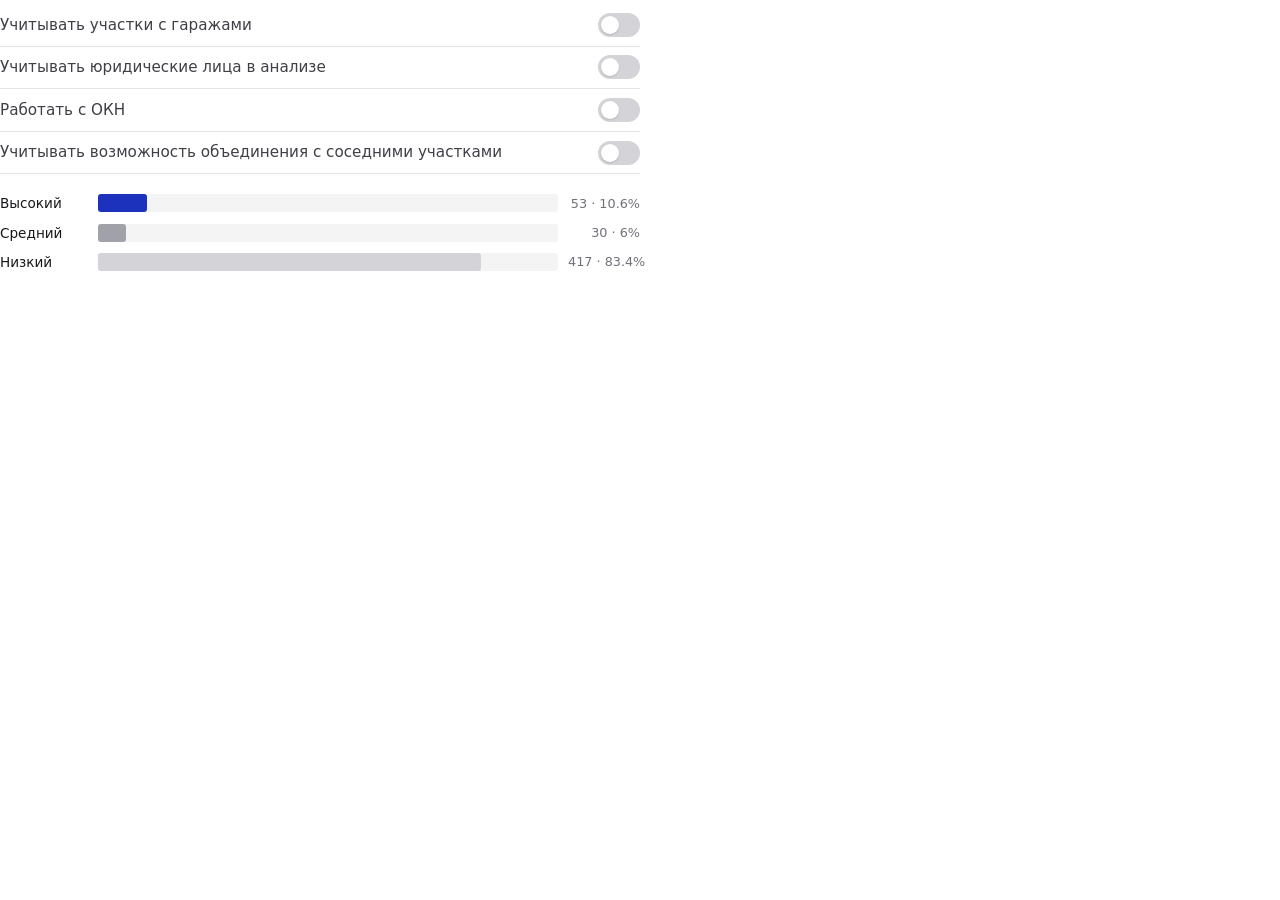
<file: docs/sandbox.html>
<!DOCTYPE html>
<html lang="ru">
<head>
<meta charset="utf-8"/>
<meta name="viewport" content="width=device-width, initial-scale=1, maximum-scale=1"/>
<style>
  * { box-sizing: border-box; }
  body {
    margin: 0; padding: 0.25rem 0 0.5rem;
    font-family: Inter, system-ui, -apple-system, sans-serif;
    color: #18181b; background: #fff;
  }
  .row {
    display: flex; align-items: center; justify-content: space-between;
    gap: 1rem; padding: 0.55rem 0; border-bottom: 1px solid #e4e4e7;
    max-width: 640px;
  }
  .row label { font-size: 0.95rem; color: #3f3f46; line-height: 1.35; flex: 1; }
  .sw {
    position: relative; width: 42px; height: 24px; flex-shrink: 0;
    border-radius: 999px; background: #d4d4d8; border: 0; cursor: pointer;
    transition: background .15s ease; padding: 0;
  }
  .sw[aria-checked="true"] { background: #1c32bd; }
  .sw span {
    position: absolute; top: 3px; left: 3px; width: 18px; height: 18px;
    border-radius: 50%; background: #fff; transition: left .15s ease;
    box-shadow: 0 1px 2px rgba(0,0,0,.15);
  }
  .sw[aria-checked="true"] span { left: 21px; }
  .chart { margin-top: 1.25rem; max-width: 640px; }
  .bar-row {
    display: grid; grid-template-columns: 5.5rem 1fr 4.5rem;
    align-items: center; gap: 0.65rem; margin: 0 0 0.7rem;
  }
  .bar-label { font-size: 0.85rem; font-weight: 500; color: #18181b; }
  .bar-track { height: 18px; background: #f4f4f5; border-radius: 3px; overflow: hidden; }
  .bar-fill { height: 100%; border-radius: 0 3px 3px 0; min-width: 0; transition: width .2s ease; }
  .bar-pct { font-size: 0.8rem; color: #71717a; text-align: right; white-space: nowrap; }
</style>
</head>
<body>
  <div class="row"><label for="g">Учитывать участки с гаражами</label>
    <button type="button" class="sw" id="g" role="switch" aria-checked="false"><span></span></button></div>
  <div class="row"><label for="l">Учитывать юридические лица в анализе</label>
    <button type="button" class="sw" id="l" role="switch" aria-checked="false"><span></span></button></div>
  <div class="row"><label for="o">Работать с ОКН</label>
    <button type="button" class="sw" id="o" role="switch" aria-checked="false"><span></span></button></div>
  <div class="row"><label for="m">Учитывать возможность объединения с соседними участками</label>
    <button type="button" class="sw" id="m" role="switch" aria-checked="false"><span></span></button></div>
  <div class="chart" id="chart"></div>
<script>
const DATA = {"n":500,"lu":["открытый грунт","парк","нежилое","МКД","открытый грунт","открытый грунт","гараж","нежилое","МКД","нежилое","гараж","парк","нежилое","открытый грунт","открытый грунт","открытый грунт","открытый грунт","МКД","МКД","открытый грунт","МКД","гараж","открытый грунт","открытый грунт","МКД","нежилое","открытый грунт","МКД","МКД","гараж","МКД","открытый грунт","гараж","парк","парк","нежилое","открытый грунт","гараж","МКД","МКД","гараж","МКД","гараж","парк","открытый грунт","МКД","открытый грунт","МКД","МКД","открытый грунт","парк","нежилое","парк","нежилое","МКД","парк","гараж","открытый грунт","гараж","открытый грунт","открытый грунт","открытый грунт","нежилое","открытый грунт","открытый грунт","МКД","гараж","нежилое","гараж","парк","нежилое","открытый грунт","гараж","нежилое","нежилое","нежилое","нежилое","гараж","открытый грунт","гараж","нежилое","МКД","открытый грунт","гараж","открытый грунт","открытый грунт","нежилое","МКД","нежилое","МКД","гараж","нежилое","нежилое","МКД","нежилое","МКД","МКД","МКД","гараж","гараж","гараж","МКД","открытый грунт","МКД","парк","открытый грунт","МКД","нежилое","открытый грунт","гараж","открытый грунт","открытый грунт","парк","нежилое","МКД","нежилое","нежилое","открытый грунт","нежилое","МКД","нежилое","нежилое","открытый грунт","гараж","открытый грунт","МКД","нежилое","нежилое","гараж","МКД","МКД","открытый грунт","гараж","открытый грунт","парк","открытый грунт","МКД","нежилое","открытый грунт","парк","парк","открытый грунт","МКД","открытый грунт","открытый грунт","гараж","МКД","МКД","гараж","открытый грунт","парк","открытый грунт","гараж","МКД","парк","открытый грунт","МКД","нежилое","открытый грунт","нежилое","открытый грунт","МКД","МКД","МКД","гараж","нежилое","открытый грунт","открытый грунт","гараж","МКД","МКД","гараж","МКД","открытый грунт","МКД","открытый грунт","МКД","открытый грунт","парк","гараж","открытый грунт","гараж","парк","нежилое","открытый грунт","МКД","нежилое","МКД","МКД","открытый грунт","гараж","нежилое","парк","МКД","открытый грунт","открытый грунт","нежилое","нежилое","нежилое","нежилое","МКД","гараж","открытый грунт","нежилое","МКД","гараж","гараж","МКД","гараж","открытый грунт","МКД","МКД","МКД","открытый грунт","нежилое","открытый грунт","открытый грунт","нежилое","МКД","нежилое","МКД","МКД","гараж","открытый грунт","открытый грунт","открытый грунт","парк","открытый грунт","нежилое","МКД","нежилое","МКД","МКД","МКД","открытый грунт","нежилое","открытый грунт","гараж","МКД","открытый грунт","парк","парк","парк","открытый грунт","гараж","парк","МКД","парк","парк","нежилое","открытый грунт","открытый грунт","нежилое","открытый грунт","открытый грунт","МКД","парк","МКД","МКД","гараж","МКД","парк","гараж","МКД","нежилое","нежилое","МКД","нежилое","открытый грунт","открытый грунт","нежилое","нежилое","нежилое","парк","МКД","МКД","нежилое","МКД","нежилое","нежилое","нежилое","открытый грунт","открытый грунт","гараж","МКД","гараж","МКД","МКД","открытый грунт","МКД","гараж","гараж","нежилое","открытый грунт","гараж","МКД","нежилое","открытый грунт","МКД","гараж","гараж","МКД","МКД","МКД","нежилое","парк","МКД","открытый грунт","нежилое","открытый грунт","МКД","гараж","гараж","парк","нежилое","МКД","МКД","открытый грунт","открытый грунт","открытый грунт","МКД","нежилое","МКД","открытый грунт","парк","нежилое","МКД","МКД","МКД","открытый грунт","открытый грунт","нежилое","гараж","гараж","гараж","гараж","нежилое","нежилое","МКД","гараж","МКД","МКД","открытый грунт","МКД","открытый грунт","МКД","МКД","гараж","открытый грунт","МКД","МКД","нежилое","МКД","открытый грунт","гараж","МКД","гараж","МКД","парк","МКД","открытый грунт","МКД","МКД","МКД","парк","открытый грунт","парк","парк","открытый грунт","гараж","гараж","гараж","гараж","МКД","гараж","открытый грунт","нежилое","гараж","нежилое","открытый грунт","гараж","МКД","МКД","нежилое","нежилое","нежилое","открытый грунт","открытый грунт","нежилое","нежилое","парк","МКД","открытый грунт","нежилое","открытый грунт","парк","нежилое","МКД","нежилое","нежилое","гараж","парк","МКД","нежилое","открытый грунт","нежилое","открытый грунт","гараж","парк","гараж","открытый грунт","парк","парк","МКД","МКД","МКД","открытый грунт","открытый грунт","МКД","нежилое","нежилое","нежилое","гараж","МКД","гараж","МКД","МКД","нежилое","открытый грунт","гараж","гараж","нежилое","МКД","гараж","гараж","нежилое","гараж","нежилое","нежилое","гараж","гараж","парк","открытый грунт","открытый грунт","нежилое","парк","парк","нежилое","открытый грунт","гараж","нежилое","МКД","МКД","парк","гараж","МКД","гараж","МКД","гараж","гараж","гараж","МКД","нежилое","МКД","парк","открытый грунт","открытый грунт","нежилое","открытый грунт","парк","гараж","парк","гараж","нежилое","МКД","парк","гараж","МКД","парк","МКД","МКД","МКД","МКД","МКД","МКД","парк","гараж","открытый грунт","парк","нежилое","МКД","МКД","открытый грунт","открытый грунт","МКД","открытый грунт","МКД","гараж","парк","парк"],"ow":["публичный","юрлицо","частный","гос. структура","публичный","частный","гос. структура","гос. структура","гос. структура","публичный","публичный","юрлицо","гос. структура","гос. структура","частный","частный","юрлицо","гос. структура","гос. структура","частный","публичный","юрлицо","гос. структура","гос. структура","гос. структура","юрлицо","юрлицо","частный","частный","гос. структура","гос. структура","гос. структура","гос. структура","публичный","публичный","гос. структура","гос. структура","частный","юрлицо","частный","гос. структура","публичный","частный","публичный","публичный","юрлицо","частный","публичный","юрлицо","публичный","юрлицо","гос. структура","публичный","публичный","гос. структура","юрлицо","частный","частный","публичный","публичный","публичный","частный","частный","частный","юрлицо","публичный","юрлицо","юрлицо","гос. структура","частный","юрлицо","публичный","юрлицо","публичный","гос. структура","гос. структура","частный","гос. структура","юрлицо","частный","юрлицо","гос. структура","юрлицо","частный","публичный","частный","частный","частный","частный","частный","частный","публичный","частный","частный","гос. структура","юрлицо","публичный","частный","частный","частный","частный","частный","частный","частный","частный","юрлицо","частный","юрлицо","юрлицо","публичный","частный","публичный","публичный","частный","гос. структура","гос. структура","частный","частный","гос. структура","публичный","частный","частный","юрлицо","юрлицо","публичный","юрлицо","юрлицо","публичный","частный","частный","публичный","гос. структура","юрлицо","юрлицо","частный","юрлицо","юрлицо","частный","частный","юрлицо","частный","частный","частный","частный","частный","гос. структура","публичный","публичный","публичный","юрлицо","частный","юрлицо","публичный","публичный","юрлицо","частный","частный","юрлицо","публичный","публичный","юрлицо","гос. структура","публичный","частный","частный","частный","частный","частный","частный","частный","частный","гос. структура","частный","юрлицо","юрлицо","гос. структура","частный","юрлицо","гос. структура","гос. структура","гос. структура","частный","частный","публичный","гос. структура","публичный","публичный","частный","публичный","частный","частный","юрлицо","юрлицо","частный","частный","публичный","частный","публичный","частный","юрлицо","юрлицо","частный","частный","частный","частный","гос. структура","частный","гос. структура","частный","публичный","публичный","публичный","юрлицо","юрлицо","частный","гос. структура","гос. структура","гос. структура","частный","публичный","гос. структура","частный","частный","публичный","публичный","гос. структура","частный","публичный","частный","частный","частный","гос. структура","публичный","юрлицо","юрлицо","гос. структура","юрлицо","гос. структура","юрлицо","юрлицо","юрлицо","частный","публичный","юрлицо","частный","гос. структура","юрлицо","юрлицо","гос. структура","публичный","частный","гос. структура","публичный","частный","частный","публичный","публичный","юрлицо","гос. структура","публичный","частный","частный","частный","публичный","частный","публичный","публичный","гос. структура","частный","гос. структура","частный","гос. структура","частный","юрлицо","публичный","частный","частный","публичный","публичный","публичный","публичный","юрлицо","частный","частный","частный","гос. структура","публичный","юрлицо","юрлицо","гос. структура","частный","публичный","юрлицо","публичный","частный","гос. структура","гос. структура","публичный","публичный","гос. структура","публичный","частный","публичный","публичный","юрлицо","публичный","гос. структура","гос. структура","юрлицо","частный","гос. структура","гос. структура","частный","гос. структура","гос. структура","юрлицо","публичный","юрлицо","частный","частный","гос. структура","частный","частный","юрлицо","юрлицо","гос. структура","частный","частный","публичный","юрлицо","частный","юрлицо","частный","частный","юрлицо","юрлицо","гос. структура","юрлицо","публичный","публичный","частный","публичный","частный","гос. структура","частный","юрлицо","частный","гос. структура","юрлицо","публичный","частный","публичный","частный","гос. структура","частный","частный","частный","юрлицо","публичный","частный","публичный","юрлицо","юрлицо","юрлицо","юрлицо","публичный","частный","частный","гос. структура","гос. структура","юрлицо","частный","публичный","юрлицо","частный","частный","публичный","публичный","частный","частный","частный","публичный","частный","частный","публичный","частный","публичный","частный","частный","частный","публичный","гос. структура","гос. структура","юрлицо","публичный","частный","частный","гос. структура","частный","частный","частный","частный","частный","публичный","юрлицо","гос. структура","гос. структура","частный","частный","юрлицо","публичный","частный","публичный","юрлицо","публичный","юрлицо","частный","гос. структура","публичный","частный","гос. структура","юрлицо","гос. структура","публичный","юрлицо","частный","частный","юрлицо","публичный","частный","частный","гос. структура","гос. структура","юрлицо","частный","частный","частный","гос. структура","частный","публичный","частный","публичный","публичный","гос. структура","частный","частный","частный","гос. структура","гос. структура","публичный","публичный","публичный","частный","гос. структура","юрлицо","юрлицо","юрлицо","частный","частный","публичный","частный","публичный","частный","юрлицо","частный","юрлицо","публичный","частный","публичный","юрлицо","публичный","гос. структура","публичный","частный","частный","частный","публичный","частный","юрлицо","публичный","частный","публичный","частный","частный","публичный","юрлицо","публичный","юрлицо","частный","гос. структура","публичный","публичный","частный","публичный","юрлицо","частный","гос. структура","частный","гос. структура","юрлицо"],"okn":[0,0,0,0,0,0,0,0,0,0,0,0,0,1,0,0,0,0,0,1,0,0,0,0,0,0,0,0,0,0,1,0,0,0,1,0,0,0,1,0,0,0,0,0,0,0,0,1,0,1,0,0,0,0,0,0,0,0,0,0,0,0,0,0,0,0,0,1,0,0,0,0,1,1,0,0,0,0,0,0,0,1,0,0,0,0,0,0,0,0,0,0,0,0,0,0,0,0,0,0,1,0,0,0,0,0,0,0,0,0,0,0,0,0,0,0,1,0,0,0,0,0,0,0,0,0,1,0,0,0,0,0,1,0,0,1,0,0,0,0,0,0,0,0,0,0,0,0,0,0,0,0,0,0,0,0,0,0,0,1,0,0,0,0,0,0,0,0,1,0,0,0,0,0,0,0,0,1,0,0,0,0,0,0,1,0,0,1,0,0,1,0,0,0,1,0,0,0,0,0,0,1,1,0,0,0,0,0,0,0,0,0,0,0,0,0,1,0,0,0,0,0,0,0,0,0,0,0,0,0,0,0,0,1,0,0,0,0,0,0,0,0,0,0,0,0,0,1,0,0,0,0,1,0,0,0,0,0,1,0,0,0,0,0,1,1,0,0,0,0,0,0,0,1,0,1,0,0,0,0,0,0,0,1,0,0,1,0,1,1,0,0,0,0,0,0,0,1,0,0,1,0,1,0,0,0,0,0,0,0,1,0,0,0,0,0,0,0,1,1,0,0,0,0,0,0,0,0,0,0,0,0,0,0,0,0,0,0,1,1,0,0,0,0,0,0,0,0,0,1,0,0,0,0,0,0,0,0,0,0,0,0,0,0,0,0,0,0,0,0,0,0,0,0,0,0,0,0,0,0,0,0,0,0,0,0,0,0,0,0,0,1,0,0,0,0,0,0,0,0,0,0,1,0,0,0,0,0,0,0,0,1,0,1,0,0,1,0,0,0,0,0,1,0,0,0,1,0,0,0,0,0,0,0,0,1,0,0,0,0,0,1,0,0,0,0,0,0,0,0,0,0,0,0,1,0,0,0,0,0,0,0,1,0,0,1,0,0,0,0,0,0,0,0,0,0,0,0,0,0,0,0,0,1,0,0,0,0,0,0,0,0,0,1,0,0,0,0,0,0],"frag":[0,0,1,0,0,0,0,0,0,0,0,0,0,1,1,1,0,0,0,0,1,0,0,1,0,0,0,0,0,0,0,0,0,0,0,1,1,0,1,0,0,1,0,0,0,0,0,0,1,0,0,0,0,0,0,1,0,0,0,0,0,0,0,0,0,0,0,1,0,0,0,1,0,0,1,1,1,0,0,0,0,0,0,0,0,1,0,0,0,0,0,0,1,1,0,0,0,1,1,0,1,0,0,0,1,0,1,0,0,0,0,0,0,0,0,0,0,0,0,0,0,1,0,0,1,0,1,0,1,0,0,0,0,0,0,0,0,1,0,0,0,0,0,0,1,0,1,0,0,0,1,0,0,0,1,0,0,0,0,0,0,0,0,0,0,0,1,0,1,0,0,0,0,0,0,0,1,0,1,0,0,0,0,0,1,0,0,0,0,0,1,0,0,1,0,1,1,1,0,0,0,0,0,0,0,1,0,1,0,0,1,1,0,0,1,0,1,0,0,0,1,1,0,1,0,1,0,0,0,0,0,0,0,0,1,0,0,1,0,0,0,0,0,1,0,0,1,0,0,1,0,1,1,0,0,0,0,0,1,0,0,0,1,0,1,0,0,0,0,0,0,0,0,0,0,0,0,0,0,0,1,0,0,0,0,0,0,0,1,0,1,0,0,0,1,1,0,1,1,1,0,0,0,0,0,0,0,1,1,1,0,0,0,1,1,0,0,0,0,0,1,1,0,0,0,0,1,0,0,0,0,0,0,0,0,0,1,0,0,0,0,0,0,0,0,0,1,1,0,0,0,0,0,0,0,0,0,0,0,0,0,0,1,0,0,0,1,1,1,0,0,1,0,0,0,0,0,0,0,0,0,0,0,0,1,0,1,0,0,0,1,0,0,1,0,0,0,1,0,0,0,1,0,1,0,1,0,0,0,1,0,0,0,0,0,0,0,0,0,0,0,1,0,0,0,1,0,0,0,1,0,0,0,0,0,0,0,0,0,1,1,0,0,0,0,0,0,1,0,0,1,0,0,0,0,0,0,0,0,0,1,0,0,0,0,0,1,0,0,1,1,0,0,0,0,0,0,0,0,0,1,0,0,0,1,1,0,0,0,0,0,1,0,1,0,0,0,1,1,0],"colors":{"high":"#1c32bd","mid":"#a1a1aa","low":"#d4d4d8","ink":"#18181b","muted":"#71717a"}};
const order = ["Высокий", "Средний", "Низкий"];
const fillOf = {
  "Высокий": DATA.colors.high,
  "Средний": DATA.colors.mid,
  "Низкий": DATA.colors.low,
};

function assign(lu, ow, okn, frag, flags) {
  if (lu === "МКД" || lu === "парк") return "Низкий";
  if (ow === "гос. структура") return "Низкий";
  if (lu === "гараж" && !flags.g) return "Низкий";
  if (ow === "юрлицо" && !flags.l) return "Низкий";
  if (okn && !flags.o) return "Низкий";
  if (frag && !flags.m) return "Низкий";
  if (ow === "публичный" || okn) return "Средний";
  return "Высокий";
}

function counts(flags) {
  const c = {"Высокий": 0, "Средний": 0, "Низкий": 0};
  for (let i = 0; i < DATA.n; i++) {
    c[assign(DATA.lu[i], DATA.ow[i], DATA.okn[i], DATA.frag[i], flags)]++;
  }
  return c;
}

function render() {
  const flags = {
    g: document.getElementById("g").getAttribute("aria-checked") === "true",
    l: document.getElementById("l").getAttribute("aria-checked") === "true",
    o: document.getElementById("o").getAttribute("aria-checked") === "true",
    m: document.getElementById("m").getAttribute("aria-checked") === "true",
  };
  const c = counts(flags);
  const n = DATA.n;
  document.getElementById("chart").innerHTML = order.map(name => {
    const v = c[name];
    const pct = Math.round(v / n * 1000) / 10;
    const w = Math.max(0, Math.min(100, v / n * 100));
    const label = v + "  ·  " + pct + "%";
    return '<div class="bar-row"><div class="bar-label">' + name + '</div>' +
      '<div class="bar-track"><div class="bar-fill" style="width:' + w +
      '%;background:' + fillOf[name] + '"></div></div>' +
      '<div class="bar-pct">' + label + '</div></div>';
  }).join("");
}

["g","l","o","m"].forEach(id => {
  const el = document.getElementById(id);
  el.addEventListener("click", () => {
    const on = el.getAttribute("aria-checked") !== "true";
    el.setAttribute("aria-checked", on ? "true" : "false");
    render();
  });
});
render();
</script>
</body></html>
</file>
